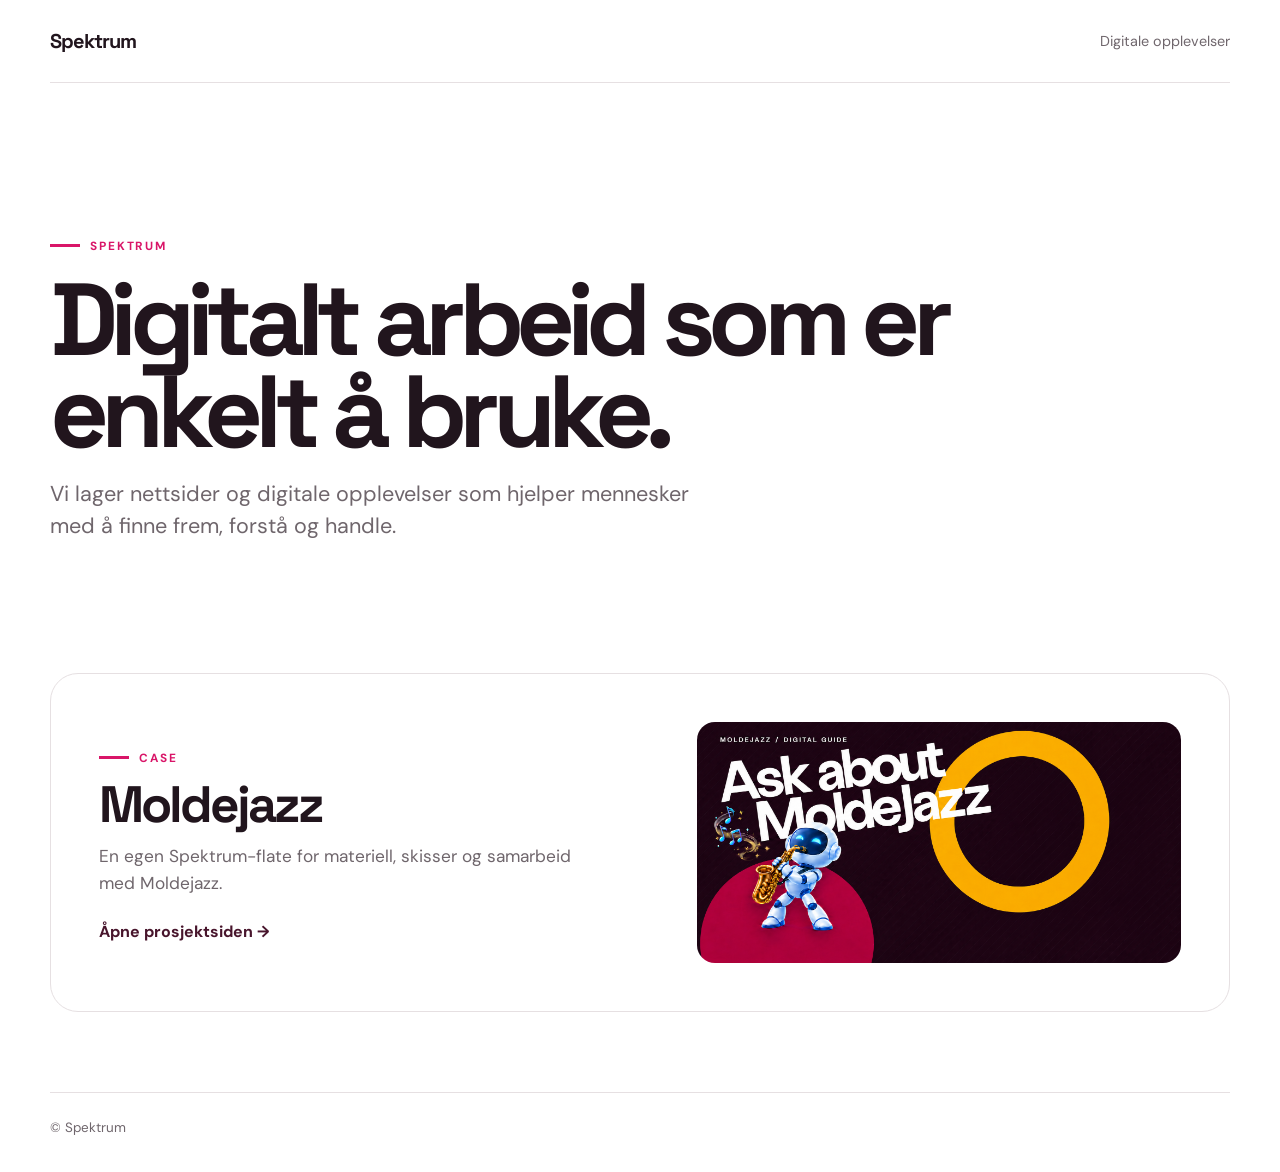
<file: index.html>
<!doctype html>
<html lang="no">
<head>
  <meta charset="utf-8">
  <meta name="viewport" content="width=device-width, initial-scale=1">
  <meta name="description" content="Spektrum skaper nyttige digitale opplevelser.">
  <link rel="canonical" href="https://spektrumweb.com/">
  <title>Spektrum</title>
  <link rel="preconnect" href="https://fonts.googleapis.com">
  <link rel="preconnect" href="https://fonts.gstatic.com" crossorigin>
  <link href="https://fonts.googleapis.com/css2?family=DM+Sans:wght@400;500;600;700&family=Space+Grotesk:wght@500;600;700&display=swap" rel="stylesheet">
  <style>
    :root { --ink:#21151d; --plum:#48152c; --rose:#d91568; --paper:#fff; --line:#e6e0e2; --muted:#6f666c; }
    * { box-sizing:border-box; }
    body { min-height:100vh; margin:0; background:var(--paper); color:var(--ink); font-family:'DM Sans',system-ui,sans-serif; }
    a { color:inherit; }
    .page { width:min(1180px,calc(100% - 48px)); margin:0 auto; }
    header { display:flex; align-items:center; justify-content:space-between; padding:28px 0; border-bottom:1px solid var(--line); }
    .brand { font-family:'Space Grotesk',sans-serif; font-size:1.25rem; font-weight:700; letter-spacing:-.05em; text-decoration:none; }
    .tag { color:var(--muted); font-size:.9rem; }
    main { padding:clamp(72px,12vw,148px) 0 80px; }
    .eyebrow { display:inline-flex; align-items:center; gap:10px; color:var(--rose); font-size:.74rem; font-weight:700; letter-spacing:.16em; text-transform:uppercase; }
    .eyebrow::before { width:30px; height:3px; background:currentColor; content:''; }
    h1 { max-width:900px; margin:20px 0; font-family:'Space Grotesk',sans-serif; font-size:clamp(3.4rem,8vw,7rem); line-height:.9; letter-spacing:-.075em; }
    .intro { max-width:650px; margin:0; color:var(--muted); font-size:clamp(1.1rem,2vw,1.35rem); line-height:1.5; }
    .case { display:grid; grid-template-columns:minmax(0,1fr) minmax(300px,.86fr); gap:36px; align-items:center; margin-top:clamp(70px,11vw,130px); padding:clamp(24px,4vw,48px); overflow:hidden; border:1px solid var(--line); border-radius:28px; text-decoration:none; transition:transform .2s ease, box-shadow .2s ease; }
    .case:hover { box-shadow:0 20px 50px rgba(50,14,34,.13); transform:translateY(-3px); }
    .case h2 { margin:14px 0; font-family:'Space Grotesk',sans-serif; font-size:clamp(2rem,4vw,3.6rem); line-height:.96; letter-spacing:-.06em; }
    .case p { max-width:480px; margin:0; color:var(--muted); font-size:1.08rem; line-height:1.55; }
    .case-cta { display:inline-block; margin-top:24px; color:var(--plum); font-weight:700; text-underline-offset:5px; }
    .case img { display:block; width:100%; border-radius:18px; }
    footer { padding:26px 0 36px; border-top:1px solid var(--line); color:var(--muted); font-size:.84rem; }
    @media (max-width:720px) { .page { width:min(100% - 32px,1180px); } header { padding:22px 0; } .tag { display:none; } main { padding-top:76px; } .case { grid-template-columns:1fr; gap:28px; border-radius:22px; } .case img { order:-1; } }
  </style>
</head>
<body>
  <div class="page">
    <header>
      <a class="brand" href="https://chatbot.spektrumweb.com/" aria-label="Åpne Spektrum chatbot">Spektrum</a>
      <span class="tag">Digitale opplevelser</span>
    </header>
    <main>
      <div class="eyebrow">Spektrum</div>
      <h1>Digitalt arbeid som er enkelt å bruke.</h1>
      <p class="intro">Vi lager nettsider og digitale opplevelser som hjelper mennesker med å finne frem, forstå og handle.</p>
      <a class="case" href="moldejazz/">
        <div>
          <div class="eyebrow">Case</div>
          <h2>Moldejazz</h2>
          <p>En egen Spektrum-flate for materiell, skisser og samarbeid med Moldejazz.</p>
          <span class="case-cta">Åpne prosjektsiden →</span>
        </div>
        <img src="assets/moldejazz-guide.png" alt="Jazzy, Moldejazz sin digitale guide">
      </a>
    </main>
    <footer>© Spektrum</footer>
  </div>
</body>
</html>
</file>
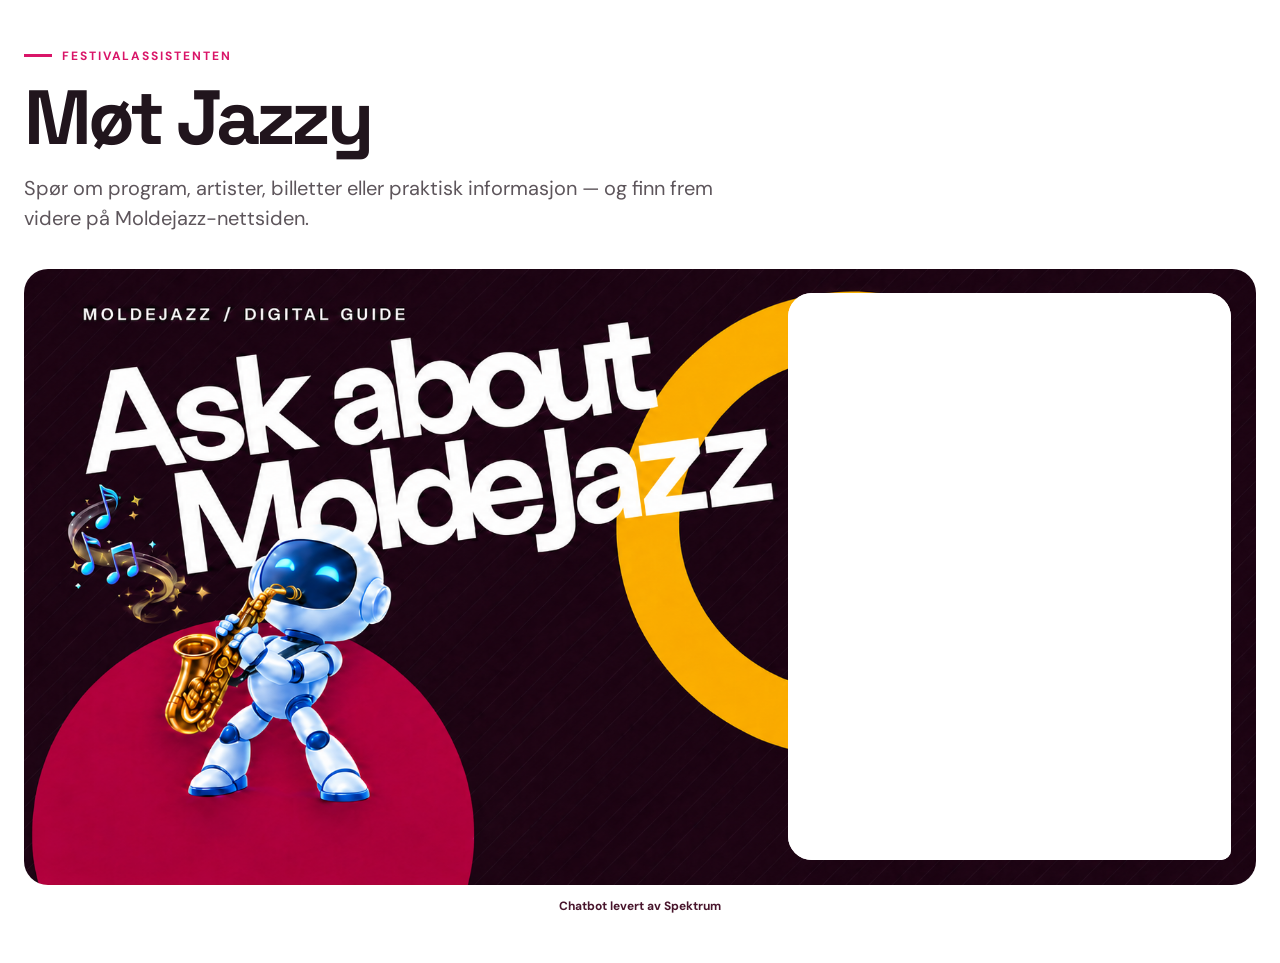
<file: moldejazz/index.html>
<!doctype html>
<html lang="no">
<head>
  <meta charset="utf-8">
  <meta name="viewport" content="width=device-width, initial-scale=1">
  <meta name="description" content="Moldejazz sin festivalassistent Jazzy.">
  <link rel="canonical" href="https://spektrumweb.com/moldejazz/">
  <title>Møt Jazzy | Moldejazz festivalassistent</title>
  <link rel="preconnect" href="https://fonts.googleapis.com">
  <link rel="preconnect" href="https://fonts.gstatic.com" crossorigin>
  <link href="https://fonts.googleapis.com/css2?family=DM+Sans:wght@400;500;600;700&family=Space+Grotesk:wght@500;600;700&display=swap" rel="stylesheet">
  <style>
    :root { --ink:#21151d; --plum:#48152c; --rose:#d91568; --paper:#fff; --line:#e4e0dc; --muted:#756c72; }
    *,*::before,*::after { box-sizing:border-box; }
    html { scroll-behavior:smooth; }
    body { margin:0; background:var(--paper); color:var(--ink); font-family:'DM Sans',system-ui,sans-serif; line-height:1.5; }
    a { color:inherit; }
    h1 { margin:0; font-family:'Space Grotesk','DM Sans',sans-serif; letter-spacing:-.055em; }
    .page { width:min(1320px,calc(100% - 48px)); margin:0 auto; }
    .intro { max-width:840px; padding:40px 0 36px; }
    .kicker { display:inline-flex; align-items:center; gap:10px; color:var(--rose); font-size:12px; font-weight:700; letter-spacing:.16em; text-transform:uppercase; }
    .kicker::before { width:28px; height:3px; background:currentColor; content:''; }
    .intro h1 { margin-top:16px; font-size:clamp(46px,6vw,78px); line-height:.94; }
    .intro p { max-width:700px; margin:20px 0 0; color:#5d555b; font-size:clamp(17px,2vw,20px); }
    .guide-card { width:100%; margin:0 auto 48px; padding:0; border-radius:28px; background:transparent; box-shadow:none; }
    .guide-card-art { position:relative; }
    .guide-card-art > img { display:block; width:100%; height:auto; border-radius:24px; box-shadow:none; }
    .chat-overlay { position:absolute; z-index:2; left:62%; bottom:4%; display:flex; width:min(36%,560px); height:92%; flex-direction:column; overflow:hidden; border:0; border-radius:24px 24px 10px 24px; background:var(--paper); box-shadow:none; }
    .chat-frame { display:block; flex:1; width:100%; min-height:0; border:0; background:var(--paper); }
    .chat-credit { display:block; width:fit-content; margin:12px auto 0; color:var(--plum); font-size:12px; font-weight:700; text-align:center; text-decoration:none; }
    .chat-credit:hover { color:var(--rose); text-decoration:underline; text-underline-offset:4px; }

    @media (max-width:680px) { .chat-overlay { position:relative; left:auto; right:auto; bottom:auto; width:min(100%,520px); transform:none; height:520px; margin:-68px auto 0; } }
    @media (max-width:620px) { .page { width:min(100% - 32px,1320px); } .intro { padding:32px 0 30px; } .intro h1 { font-size:clamp(44px,13vw,66px); } .guide-card { margin-bottom:40px; padding:0; border-radius:20px; } .guide-card-art > img { border-radius:14px; } .chat-overlay { left:auto; width:100%; height:520px; margin:-56px auto 0; border-radius:20px 20px 8px 20px; } }
  </style>
</head>
<body>
  <main class="page">
    <section class="intro">
      <div class="kicker">Festivalassistenten</div>
      <h1>Møt Jazzy</h1>
      <p>Spør om program, artister, billetter eller praktisk informasjon — og finn frem videre på Moldejazz-nettsiden.</p>
    </section>
    <section class="guide-card" aria-label="Moldejazz sin festivalassistent">
      <div class="guide-card-art">
        <img src="../assets/moldejazz-guide.png" alt="Moldejazz digital guide: Ask about MoldeJazz">
        <div class="chat-overlay">
          <iframe class="chat-frame" data-chat-frame title="Moldejazz festivalassistent" src="https://clientrelay.tech/widget/iframe.html?v=1f3fa5f21a2765649257ba7c81e3c92d0b610b44&amp;client=moldejazzweb" loading="eager" allow="microphone" referrerpolicy="strict-origin-when-cross-origin"></iframe>
        </div>
      </div>
      <a class="chat-credit" href="https://www.spektrum.no/">Chatbot levert av Spektrum</a>
    </section>

  </main>
  <script>
    (() => {
      const chatFrame = document.querySelector('[data-chat-frame]');
      const initialScroll = window.scrollY;
      const restoreTop = () => { if (initialScroll <= 4) window.scrollTo(0, 0); };
      if (chatFrame) chatFrame.addEventListener('load', () => { window.setTimeout(restoreTop, 40); window.setTimeout(restoreTop, 280); }, { once:true });
    })();
  </script>
</body>
</html>
</file>
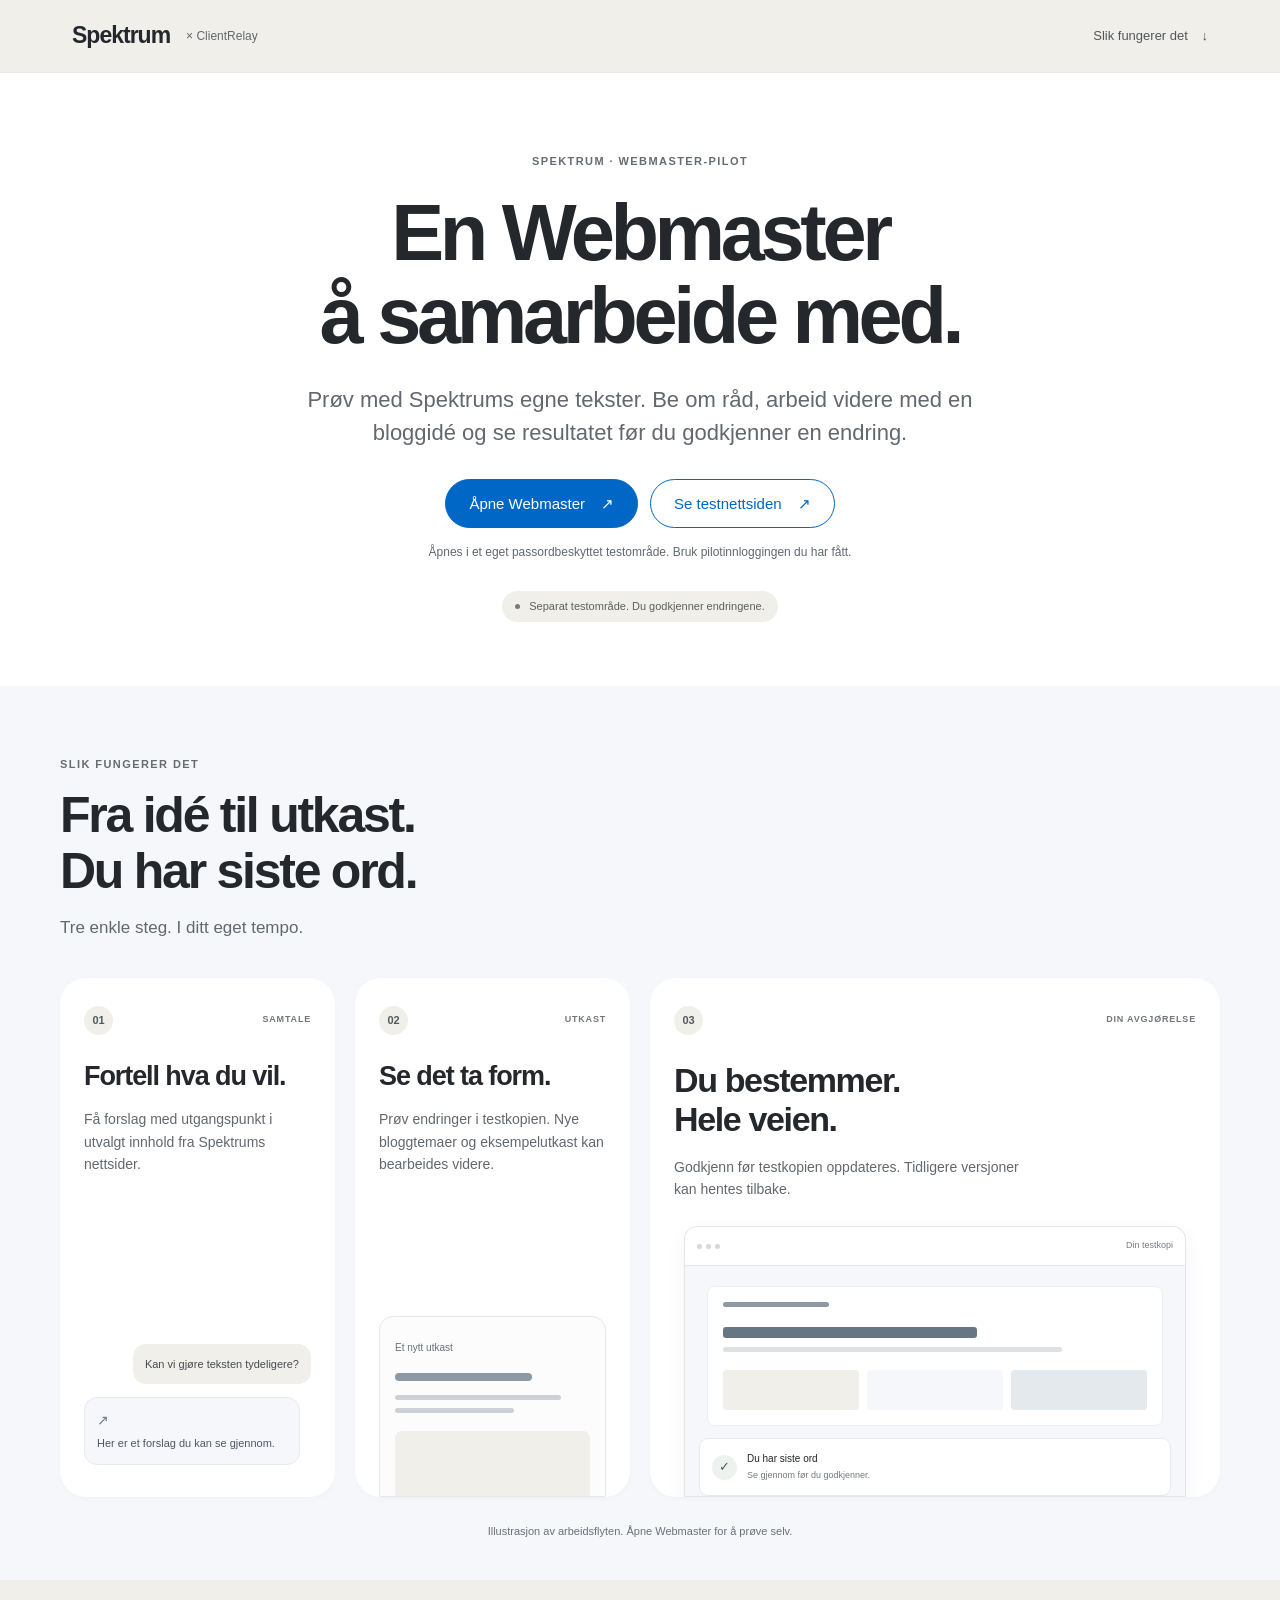
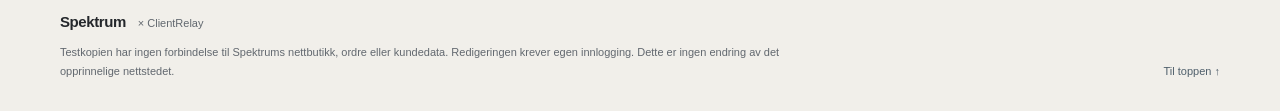
<file: webmaster/index.html>
<!doctype html>
<html lang="nb">
<head><meta charset="utf-8"><meta name="viewport" content="width=device-width,initial-scale=1"><meta name="robots" content="noindex,nofollow,noarchive"><meta name="referrer" content="no-referrer"><title>Spektrum · Webmaster-test</title><link rel="stylesheet" href="style.css?v=20261017-header"><script defer src="settings.js"></script><script defer src="entry.js"></script></head>
<body>
<header class="site-header"><div class="nav-shell"><a class="brand" href="../">Spektrum<span>× ClientRelay</span></a><a class="nav-link" href="#slik-fungerer-det">Slik fungerer det <span aria-hidden="true">↓</span></a></div></header>
<main>
<section class="hero" aria-labelledby="hero-title">
<p class="eyebrow">SPEKTRUM · WEBMASTER-PILOT</p>
<h1 id="hero-title">En Webmaster<br>å samarbeide med.</h1>
<p class="intro">Prøv med Spektrums egne tekster. Be om råd, arbeid videre med en bloggidé og se resultatet før du godkjenner en endring.</p>
<div class="actions"><a id="editor" aria-disabled="true" tabindex="-1">Åpne Webmaster <span aria-hidden="true">↗</span></a><a id="site" aria-disabled="true" tabindex="-1">Se testnettsiden <span aria-hidden="true">↗</span></a></div>
<p id="status" role="status">Nettversjonen er ikke aktivert ennå. Den lokale demoen er under gjennomgang.</p>
<div class="test-label"><span aria-hidden="true"></span>Separat testområde. Du godkjenner endringene.</div>
</section>
<section class="workflow" id="slik-fungerer-det" aria-labelledby="workflow-title">
<div class="section-heading"><p class="eyebrow">SLIK FUNGERER DET</p><h2 id="workflow-title">Fra idé til utkast.<br>Du har siste ord.</h2><p>Tre enkle steg. I ditt eget tempo.</p></div>
<div class="workflow-grid">
<article class="feature-card"><div class="card-top"><span class="step">01</span><span class="card-label">SAMTALE</span></div><h3>Fortell hva du vil.</h3><p>Få forslag med utgangspunkt i utvalgt innhold fra Spektrums nettsider.</p><div class="card-visual conversation-visual" aria-hidden="true"><div class="mini-bubble request">Kan vi gjøre teksten tydeligere?</div><div class="mini-bubble response"><span class="mini-mark">↗</span>Her er et forslag du kan se gjennom.</div></div></article>
<article class="feature-card"><div class="card-top"><span class="step">02</span><span class="card-label">UTKAST</span></div><h3>Se det ta form.</h3><p>Prøv endringer i testkopien. Nye bloggtemaer og eksempelutkast kan bearbeides videre.</p><div class="card-visual draft-visual" aria-hidden="true"><div class="mini-document"><span>Et nytt utkast</span><div class="document-title"></div><div class="document-line"></div><div class="document-line short"></div><div class="document-image"></div></div></div></article>
<article class="feature-card feature-wide"><div class="card-top"><span class="step">03</span><span class="card-label">DIN AVGJØRELSE</span></div><h3>Du bestemmer.<br>Hele veien.</h3><p>Godkjenn før testkopien oppdateres. Tidligere versjoner kan hentes tilbake.</p><div class="card-visual approval-visual" aria-hidden="true"><div class="mini-window"><div class="window-bar"><span></span><span></span><span></span><small>Din testkopi</small></div><div class="window-body"><div class="site-illustration"><div class="site-topline"></div><div class="site-title"></div><div class="site-line"></div><div class="site-tiles"><i></i><i></i><i></i></div></div><div class="approval-note"><span class="approval-check">✓</span><div><strong>Du har siste ord</strong><small>Se gjennom før du godkjenner.</small></div></div></div></div></div></article>
</div><p class="illustration-note">Illustrasjon av arbeidsflyten. Åpne Webmaster for å prøve selv.</p>
</section>
</main>
<footer><div class="footer-shell"><div class="footer-brand">Spektrum <span>× ClientRelay</span></div><p>Testkopien har ingen forbindelse til Spektrums nettbutikk, ordre eller kundedata. Redigeringen krever egen innlogging. Dette er ingen endring av det opprinnelige nettstedet.</p><a href="#hero-title">Til toppen <span aria-hidden="true">↑</span></a></div></footer>
</body></html>
</file>
<file: webmaster/style.css>
:root{--ink:#24272b;--muted:#62686f;--warm:#f1efea;--paper:#fff;--cool:#f5f7fa;--line:#e4e6e9;--blue:#0067c7;--blue-hover:#0056a8}
*{box-sizing:border-box}html{scroll-padding-top:90px}body{margin:0;background:var(--paper);color:var(--ink);font:16px/1.55 -apple-system,BlinkMacSystemFont,"Segoe UI",sans-serif;-webkit-font-smoothing:antialiased}a{color:var(--blue)}
.site-header{background:var(--warm);border-bottom:1px solid #e9e9e7}.nav-shell{max-width:1200px;margin:auto;min-height:72px;padding:12px 32px;display:flex;align-items:center;justify-content:space-between;gap:20px}.brand{display:flex;align-items:center;gap:16px;font-size:23px;font-weight:750;letter-spacing:-1px;color:var(--ink);text-decoration:none}.brand span{font-size:12px;font-weight:500;letter-spacing:0;color:var(--muted)}.nav-link{color:#50565c;text-decoration:none;font-size:13px}.nav-link span{margin-left:10px}
.hero{text-align:center;padding:80px 24px 64px;max-width:1100px;margin:auto}.eyebrow{font-size:11px;letter-spacing:.13em;font-weight:650;color:#666c72;margin:0 0 22px}h1{font-size:clamp(44px,6.2vw,80px);line-height:1.04;letter-spacing:-.055em;font-weight:650;margin:0 auto 26px}h1 br{display:block}.intro{font-size:clamp(18px,2vw,22px);line-height:1.5;max-width:680px;margin:0 auto;color:var(--muted)}.actions{display:flex;flex-wrap:wrap;justify-content:center;gap:12px;margin:30px 0 15px}.actions a{display:flex;align-items:center;justify-content:center;gap:16px;padding:12px 23px;min-height:48px;border:1px solid var(--blue);border-radius:999px;text-decoration:none;font-size:15px;font-weight:500;color:var(--blue);transition:background .15s ease}.actions a:first-child{background:var(--blue);color:#fff}.actions a:not([aria-disabled=true]):hover{background:#edf5fd}.actions a:first-child:not([aria-disabled=true]):hover{background:var(--blue-hover)}.actions a[aria-disabled=true]{opacity:.45;cursor:default}#status{font-size:12px;line-height:1.5;color:var(--muted);max-width:530px;margin:0 auto}.test-label{display:inline-flex;align-items:center;gap:9px;padding:7px 13px;border-radius:999px;background:var(--warm);color:#58615e;font-size:11px;margin-top:30px}.test-label>span{width:5px;height:5px;border-radius:50%;background:#747d79}
.workflow{background:var(--cool);padding:70px max(32px,calc((100% - 1160px)/2)) 40px;scroll-margin-top:25px}.section-heading{margin-bottom:36px}.section-heading .eyebrow{margin-bottom:14px}.section-heading h2{font-size:clamp(34px,4vw,50px);line-height:1.12;letter-spacing:-.045em;font-weight:650;margin:0}.section-heading>p:last-child{font-size:17px;color:var(--muted);margin:16px 0 0}.workflow-grid{display:grid;grid-template-columns:repeat(4,minmax(0,1fr));gap:20px}.feature-card{background:#fff;border-radius:26px;padding:28px 24px 0;min-height:395px;overflow:hidden;box-shadow:0 2px 6px #1b273306;display:flex;flex-direction:column}.feature-wide{grid-column:span 2}.card-top{display:flex;align-items:center;justify-content:space-between;gap:12px;margin-bottom:26px}.step{display:inline-flex;width:29px;height:29px;align-items:center;justify-content:center;border-radius:50%;background:var(--warm);color:#515a60;font-size:11px;font-weight:600}.card-label{font-size:9px;letter-spacing:.09em;font-weight:600;color:#72777d}.feature-card h3{font-size:27px;letter-spacing:-.04em;line-height:1.16;font-weight:650;margin:0 0 16px}.feature-wide h3{font-size:34px}.feature-card>p{font-size:14px;line-height:1.6;color:var(--muted);margin:0;max-width:350px}.card-visual{margin-top:auto;padding-top:30px;pointer-events:none}.conversation-visual{padding-bottom:32px;display:flex;flex-direction:column;gap:13px}.mini-bubble{border-radius:13px;padding:12px;font-size:11px;line-height:1.5;max-width:95%}.request{background:var(--warm);align-self:flex-end;color:#444b50}.response{background:var(--cool);border:1px solid #e7eaef;color:#4e5963}.mini-mark{display:block;color:#697b88;font-size:14px;margin-bottom:4px}.draft-visual{padding-bottom:0}.mini-document{border:1px solid #e5e8eb;border-radius:14px 14px 0 0;padding:17px 15px 0;background:#fcfcfd;min-height:180px}.mini-document>span{font-size:10px;color:#67717b}.document-title,.document-line{height:5px;border-radius:5px;background:#cbd1d7;margin-top:14px;width:85%}.document-title{height:8px;background:#8d99a3;width:70%}.document-line.short{width:61%;margin-top:8px}.document-image{height:65px;margin-top:18px;border-radius:7px 7px 0 0;background:var(--warm)}.approval-visual{padding-top:26px;padding-left:10px;padding-right:10px}.mini-window{border:1px solid #e2e6e9;border-radius:13px 13px 0 0;background:var(--cool);box-shadow:0 8px 25px #2638480b}.window-bar{display:flex;align-items:center;gap:4px;padding:12px;border-bottom:1px solid #e5e8eb;background:#fff;border-radius:13px 13px 0 0}.window-bar>span{width:5px;height:5px;border-radius:50%;background:#d4d8dc}.window-bar small{margin-left:auto;color:#747c84;font-size:9px}.window-body{padding:20px 22px 0}.site-illustration{padding:15px;background:#fff;border:1px solid #eceef0;border-radius:8px}.site-topline{height:5px;width:25%;background:#8d9aa4;border-radius:3px}.site-title{height:11px;width:60%;background:#667783;border-radius:3px;margin:20px 0 9px}.site-line{height:5px;width:80%;background:#dce1e5;border-radius:3px}.site-tiles{display:grid;grid-template-columns:repeat(3,1fr);gap:8px;margin-top:18px}.site-tiles i{height:40px;background:var(--warm);border-radius:4px}.site-tiles i:nth-child(2){background:var(--cool)}.site-tiles i:nth-child(3){background:#e4e9ed}.approval-note{display:flex;align-items:center;gap:10px;background:#fff;border:1px solid #e7eaed;border-radius:9px;padding:12px;margin:12px -8px 0}.approval-check{display:grid;place-items:center;width:25px;height:25px;border-radius:50%;background:#edf2ef;color:#42634f;font-size:13px}.approval-note strong,.approval-note small{display:block;font-size:10px;font-weight:500}.approval-note small{font-size:9px;font-weight:400;color:#737b81;margin-top:2px}.illustration-note{font-size:11px;color:#6a7178;text-align:center;margin:26px 0 0}
footer{background:var(--warm);padding:30px 32px}.footer-shell{max-width:1160px;margin:auto;display:grid;grid-template-columns:1fr auto;gap:10px 35px}.footer-brand{font-size:15px;font-weight:650;letter-spacing:-.4px}.footer-brand span{font-size:11px;letter-spacing:0;color:var(--muted);font-weight:400;margin-left:8px}.footer-shell p{font-size:11px;line-height:1.7;color:var(--muted);margin:0;max-width:770px;grid-column:1}.footer-shell>a{font-size:11px;text-decoration:none;align-self:end;grid-column:2;grid-row:1/span 2;color:#4f5f6b}
a:focus-visible{outline:3px solid #185b96;outline-offset:5px;border-radius:5px}.actions a:focus-visible{border-radius:999px}
@media(max-width:1000px){.workflow-grid{grid-template-columns:repeat(2,minmax(0,1fr))}.feature-wide{grid-column:span 2;min-height:370px}.feature-wide .approval-visual{width:min(430px,100%);align-self:center}.hero{padding-top:64px}}
@media(max-width:650px){.nav-shell{min-height:64px;padding:12px 20px}.brand{font-size:20px;gap:11px}.brand span{font-size:10px}.nav-link{font-size:11px}.nav-link span{display:none}.hero{padding:56px 20px 48px}h1{font-size:clamp(38px,9.7vw,52px);line-height:1.08}.eyebrow{font-size:9px;margin-bottom:19px}.intro{font-size:18px;max-width:440px}.actions{gap:10px;margin-top:25px}.actions a{font-size:14px;padding:11px 17px;gap:10px}#status{font-size:11px}.test-label{font-size:10px;margin-top:24px}.workflow{padding:46px 20px 30px}.section-heading h2{font-size:36px}.section-heading>p:last-child{font-size:15px}.workflow-grid{grid-template-columns:1fr;gap:16px}.feature-card,.feature-wide{grid-column:auto;padding:26px 26px 0;min-height:355px;border-radius:23px}.feature-card h3,.feature-wide h3{font-size:29px}.card-label{font-size:10px}.feature-card>p{max-width:none}.conversation-visual{max-width:270px;width:100%;align-self:center}.draft-visual{width:min(250px,100%);align-self:center}.mini-document{min-height:170px}.approval-visual{padding-left:0;padding-right:0}.window-body{padding:18px 16px 0}footer{padding:27px 20px}.footer-shell{display:block}.footer-shell p{margin:10px 0 14px}.footer-shell>a{display:inline-block}}
@media(prefers-reduced-motion:reduce){.actions a{transition:none}}
</file>
